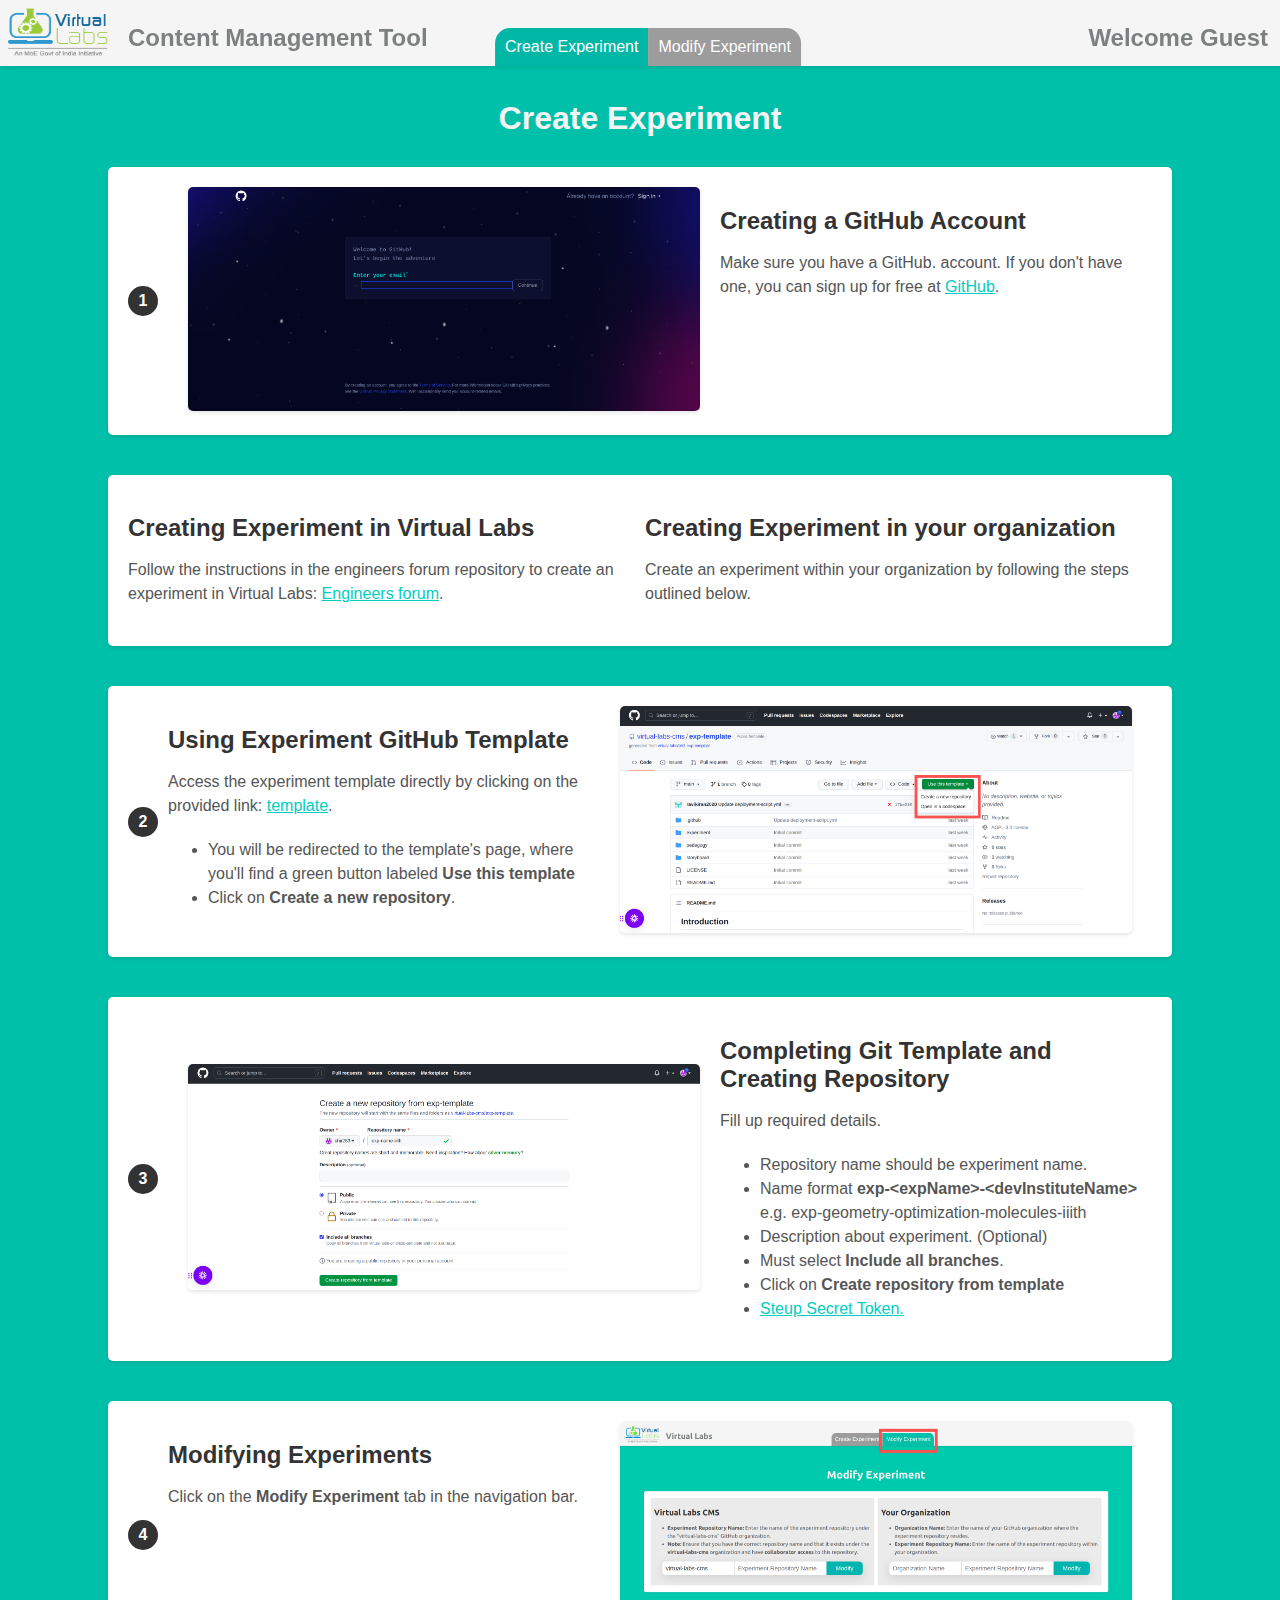
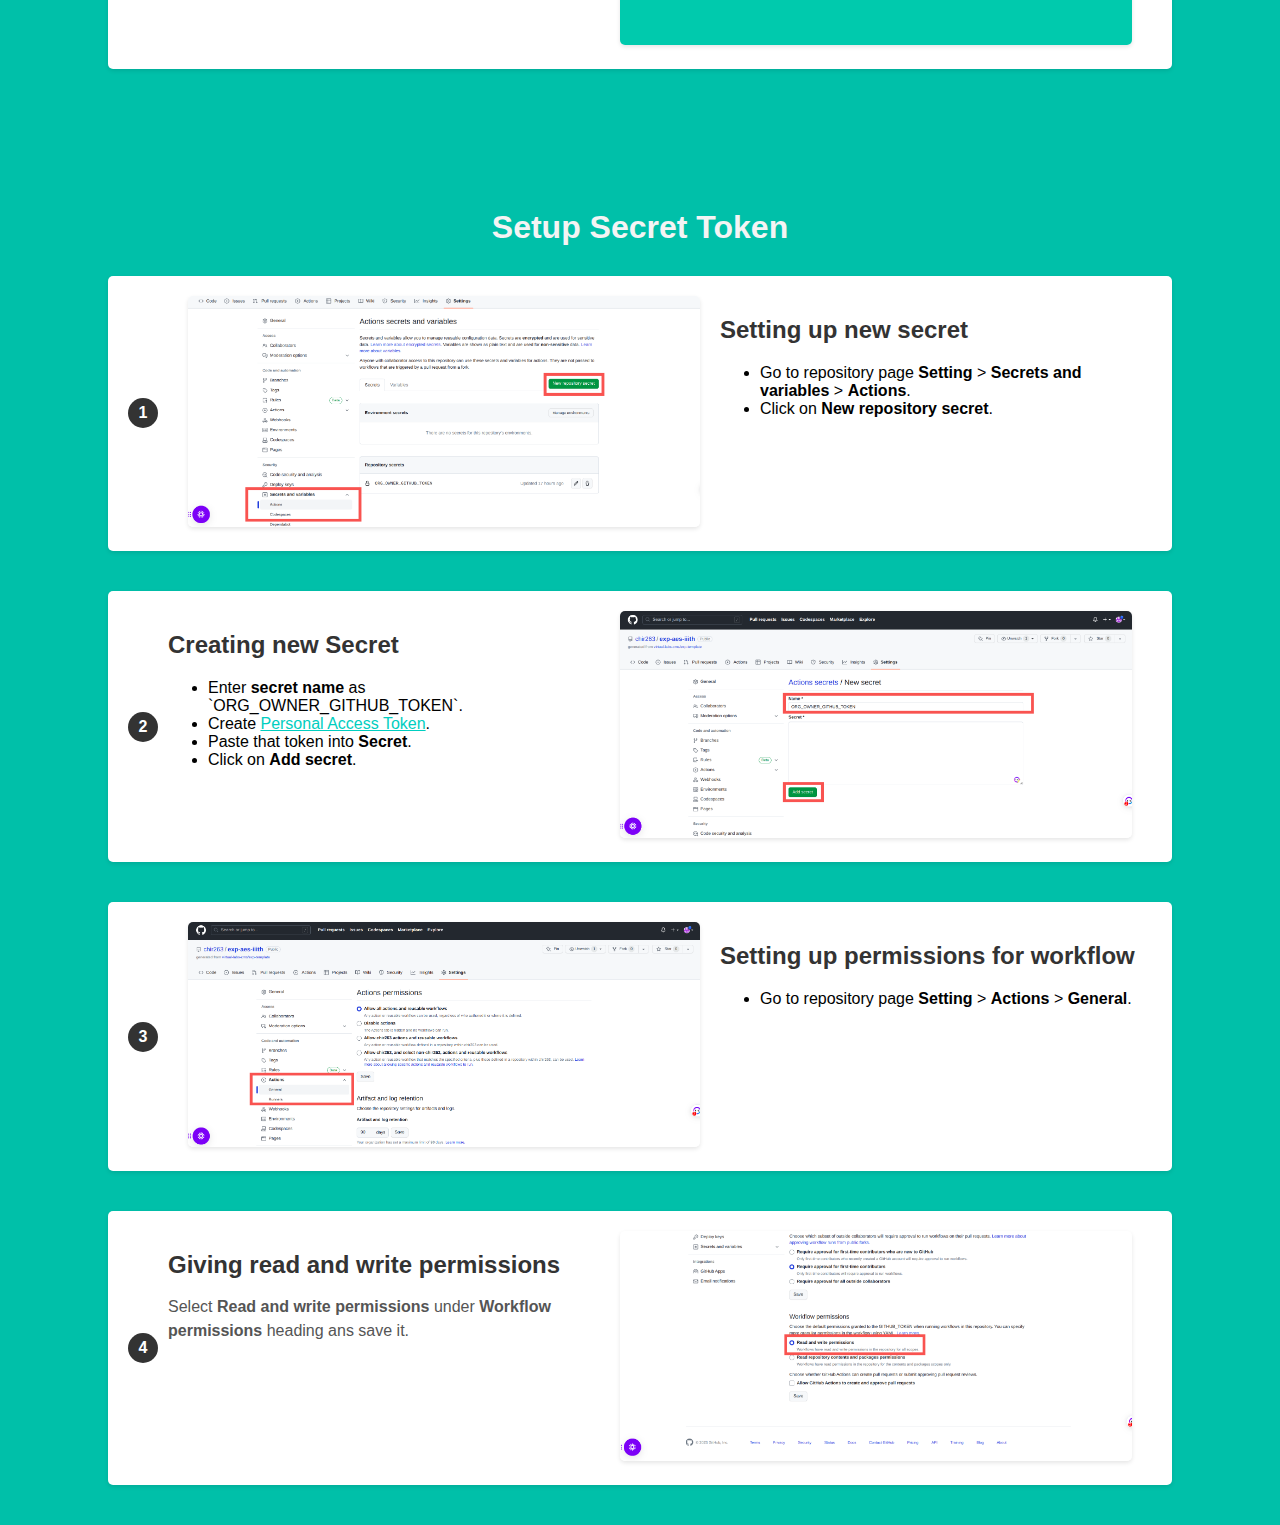
<file: index.html>
<!DOCTYPE html>
<html>
  <head>
    <title>Virtual Labs - Content Management Tool</title>
    <link rel="stylesheet" href="./css/style.css" />
    <link
      rel="icon"
      type="image/png"
      sizes="16x16"
      href="./images/favicon.ico"
    />
    <script>
      function switchTab(tab) {
        const tabSections = document.getElementsByClassName("tab-section");
        const tabLinks = document.getElementsByClassName("nav-link");

        for (let i = 0; i < tabSections.length; i++) {
          tabSections[i].classList.remove("active");
        }

        for (let i = 0; i < tabLinks.length; i++) {
          tabLinks[i].classList.remove("active");
        }

        const selectedTabSection = document.getElementById(tab + "Section");
        const selectedTabLink = document.querySelector(`#${tab}`);
        console.log(selectedTabLink, selectedTabSection);
        if (selectedTabSection && selectedTabLink) {
          selectedTabSection.classList.add("active");
          selectedTabLink.classList.add("active");
        }
      }
    </script>
  </head>
  <body>
    <header>
      <img
        src="./images/download.png"
        width="100px"
        height="50px"
        style="float: left"
      />
      <h1 class="title">Content Management Tool</h1>
      <h1 id="user">Welcome Guest</h1>
      <script>
        let user_name =
      JSON.parse(localStorage.getItem("netlify-cms-user"))?.login ;
        if (user_name){
          document.getElementById('user').innerHTML = `Hi, ${user_name}`;
        }
      </script>
      <nav class="nav">
        <div class="nav-item">
          <button
            class="nav-link active"
            id="create"
            onclick="switchTab('create')"
            style="margin-right: 0; border-top-left-radius: 15px"
          >
            Create Experiment
          </button>
        </div>
        <div class="nav-item">
          <button
            class="nav-link"
            id="modify"
            onclick="switchTab('modify')"
            style="margin-left: 0; border-top-right-radius: 15px"
          >
            Modify Experiment
          </button>
        </div>
      </nav>
    </header>
    <main>
      <section id="createSection" class="tab-section active">
        <h1>Create Experiment</h1>

        <div class="step">
          <div class="step-number">1</div>
          <div class="step-image">
            <img src="./images/step-1.png" alt="Creating a GitHub Account" class="myImg" />
          </div>
          <div class="step-description">
            <h2 class="step-title">Creating a GitHub Account</h2>
            <p class="step-text">
              Make sure you have a GitHub. account. If you don't have one, you
              can sign up for free at
              <a href="https://github.com/signup" target="_blank">GitHub</a>.
            </p>
          </div>
        </div>


        <div class="step">
          <div class="step-description" style="padding-right: 10px;">
            <h2 class="step-title">Creating Experiment in Virtual Labs</h2>
            <p class="step-text">
              Follow the instructions in the engineers forum repository to create an experiment in Virtual Labs:
              <a
                href="https://github.com/virtual-labs-cms/engineers-forum"
                target="_blank"
                >Engineers forum</a
              >.
              
            </p>
          </div>
          
          <div class="step-description">
            <h2 class="step-title">Creating Experiment in your organization</h2>
            <p class="step-text">
              Create an experiment within your organization by following the steps outlined below.
              
            </p>
          </div>
        </div>

        <div class="step">
          <div class="step-number">2</div>
          <div class="step-description">
            <h2 class="step-title">Using Experiment GitHub Template</h2>
            <p class="step-text">
              Access the experiment template directly by clicking on the
              provided link:
              <a
                href="https://github.com/virtual-labs-cms/exp-template"
                target="_blank"
                >template</a
              >.
              <ul class="step-text">
                <li>You will be redirected to the template's page, where you'll
              find a green button labeled <b>Use this template</b></li>
              
              <li>
              Click on <b>Create a new repository</b>.
              </li>
              </ul>
            </p>
          </div>
          <div class="step-image">
            <img src="./images/step-2.png" alt="Using Experiment GitHub Template" class="myImg" />
          </div>
          
        </div>

        <div class="step">
          <div class="step-number">3</div>
          <div class="step-image">
            <img src="./images/step-3.png" alt="Completing Git Template and Creating Repository" class="myImg"/>
          </div>
          <div class="step-description">
            <h2 class="step-title">Completing Git Template and Creating Repository</h2>
            <p class="step-text">
              Fill up required details.
              <ul class="step-text">
                <li>Repository name should be experiment name. </li>
                  <li>Name format <b>exp-&lt;expName&gt;-&lt;devInstituteName&gt;</b> e.g. exp-geometry-optimization-molecules-iiith</li>
              <li>
                Description about experiment. (Optional)
              </li>
              <li>
              Must select <b>Include all branches</b>.
              </li>
              <li>
                Click on <b>Create repository from template</b>
              </li>
              <li>
               <a href="#secret">Steup Secret Token.</a>
              </li>
              </ul>
            </p>
          </div>
        </div>
         <div class="step">
          <div class="step-number">4</div>
          
          <div class="step-description">
            <h2 class="step-title">Modifying Experiments</h2>
            <p class="step-text">
              Click on the <b>Modify Experiment</b> tab in the navigation bar.
            </p>
          </div>
          <div class="step-image">
            <img src="./images/step-5.png" alt="Modifying Experiments" class="myImg"/>
          </div>
        </div>


        <h1  id="secret" style="padding-top: 100px;" >Setup Secret Token</h1>

        <div class="step">
          <div class="step-number">1</div>
          <div class="step-image">
            <img src="./images/sec-1.png" alt="Creating a GitHub Account" class="myImg" />
          </div>
          <div class="step-description">
            <h2 class="step-title">Setting up new secret</h2>
            <p class="step-text">
              <ul>
                <li>Go to repository page <b>Setting</b> > <b>Secrets and variables</b> > <b>Actions</b>.</li>
                <li>Click on <b>New repository secret</b>.</li>
              </ul>
            </p>
          </div>
        </div>

        <div class="step">
          <div class="step-number">2</div>
          <div class="step-description">
            <h2 class="step-title">Creating new Secret</h2>
            <p class="step-text">
              <ul>
                <li>Enter <b>secret name</b> as `ORG_OWNER_GITHUB_TOKEN`.</li>
                <li>Create <a href="https://docs.github.com/en/enterprise-server@3.4/authentication/keeping-your-account-and-data-secure/managing-your-personal-access-tokens">Personal Access Token</a>.</li>
                <li>Paste that token into <b>Secret</b>.</li>
                <li>Click on  <b>Add secret</b>.</li>
              
              </ul>
            </p>
          </div>
          <div class="step-image">
            <img src="./images/sec-2.png" alt="Using Experiment GitHub Template" class="myImg" />
          </div>
          
        </div>

        <div class="step">
          <div class="step-number">3</div>
          <div class="step-image">
            <img src="./images/sec-3.png" alt="Completing Git Template and Creating Repository" class="myImg"/>
          </div>
          <div class="step-description">
            <h2 class="step-title">Setting up permissions for workflow</h2>
            <p class="step-text">
              <ul>
                <li>Go to repository page <b>Setting</b> > <b>Actions</b> > <b>General</b>.</li>
              </ul>
            </p>
          </div>
        </div>
         <div class="step">
          <div class="step-number">4</div>
          
          <div class="step-description">
            <h2 class="step-title">Giving read and write permissions</h2>
            <p class="step-text">
              Select <b>Read and write permissions</b> under <b>Workflow permissions</b> heading ans save it.
            </p>
          </div>
          <div class="step-image">
            <img src="./images/sec-4.png" alt="Modifying Experiments" class="myImg"/>
          </div>
        </div>
      </section>

      <section id="modifySection" class="tab-section">
        <h1>Modify Experiment</h1>

        <div class="step" style="width: 90%;">
          <div class="step-description"  style="background-color: #ebebeb;padding: 10px;border-radius: 5px;">
            <h2 class="step-title">Virtual Labs CMS</h2>
            <p class="step-text">
              <ul class="step-text">
                <li>
                <b>Experiment Repository Name:</b> Enter the name of the experiment repository under the "virtual-labs-cms" GitHub organization. 
                </li>
                <li>
                <b>Note:</b> Ensure that you have the correct repository name and that it exists under the <b>virtual-labs-cms</b> organization and have <b>collaborator access</b> to this repository.
                </li>
              </ul>
              
              <div class="form-section">
                <form id="cmsForm">
                  <input
                    type="text"
                    id="nameInput"
                    placeholder="Organization Name"
                    autocomplete="off"
                    value="virtual-labs-cms"
                    disabled="true"
                    required
                  />
                  <input
                    type="text"
                    id="vlab-inp-rep"
                    placeholder="Experiment Repository Name"
                    autocomplete="off"
                    required
                  />
                  <button type="submit">Modify</button>
                </form>
              </div>
            </p>
          </div>
          <div style="width: 10px;"></div>
          <div class="step-description" style="background-color: #ebebeb;padding: 10px;border-radius: 5px;">
            <h2 class="step-title">Your Organization</h2>
            <p class="step-text">
              <ul class="step-text">
                <li><b>Organization Name:</b> Enter the name of your GitHub organization where the experiment repository resides.</li>
              <li>
              <b>Experiment Repository Name:</b> Enter the name of the experiment repository within your organization.
              </li>
              </ul>
              <div class="form-section">
                <form id="userForm">
                  <input
                    type="text"
                    id="user-inp-org"
                    placeholder="Organization Name"
                    autocomplete="off"
                    required
                  />
                  <input
                    type="text"
                    id="user-inp-rep"
                    placeholder="Experiment Repository Name"
                    autocomplete="off"
                    required
                  />
                  <button type="submit">Modify</button>
                </form>
              </div>
            </p>
          </div>
        </div>
        <div class="step">
          <!-- <div class="step-number">4</div> -->
          
          <div class="step-description">
            <h2 class="step-title">Accessing Experiment Editing Page via Authentication</h2>
            <p class="step-text">
              <ul class="step-text">
                <li>
              Fill up required details.
                </li>
                  <li>Submit the above form.</li>
                  <li>You will be redirected to an authentication page.</li>
                  <li>If you are not already logged in, look for the <b>Login with GitHub</b> option.</li>
                  <li>Click on <b>Login with GitHub</b> to authenticate yourself.</li>
                  <li>Once authenticated, you will be redirected to the experiment editing page.</li>
              </ul>
            </p>
          </div>
          <div class="step-image">
            <img src="./images/step-4.png" alt="Accessing Experiment Editing Page via Authentication" class="myImg"/>
          </div>
        </div>
        <div class="step">
           <div class="step-image">
            <img src="./images/step-6.png" alt="Accessing Experiment Editing Page via Authentication" class="myImg"/>
          </div>
          <div class="step-description">
            <h2 class="step-title">Navigation Buttons on Experiment Editing Page</h2>
            <p class="step-text">
              The experiment editing page will always contain two fixed buttons located at the bottom right corner:
              <ul class="step-text">

              <li>   <b>Information Button:</b> To access the help manual or additional information, click on the "i" icon. This button will open the help manual, providing guidance and assistance related to the experiment editing process.</li>  
              <li>   <b>Deployment Button:</b> To redirect the user to the deployment link for experiment. This will be updated after each change. It may take 1-2 minutes to update site.</li>  
                <li><b>Home Button:</b> To redirect the user to the landing page, click on the "Home" icon. This will take you back to the main page or starting point of the application.</li>  
              
            </ul>
              Please utilize these buttons as needed for seamless navigation and accessing helpful resources during your editing experience.
            </p>
          </div>
        </div>
      </section>
      
    </main>
    <div id="myModal" class="modal">
      <span class="close">&times;</span>
      <img class="modal-content" id="img01">
      <div id="caption"></div>
    </div>
    <script src="./js/script.js"></script>
  </body>
</html>


<!-- Failed to persist entry: API_ERROR: Although you appear to have the correct authorization
  credentials, the `virtual-labs-cms` organization has enabled OAuth App access restrictions,
  meaning that data access to third-parties is limited. For more information on these
  restrictions, including how to enable this app,
  visit https://docs.github.com/articles/restricting-access-to-your-organization-s-data/ -->
</file>
<file: css/style.css>
/* General styles */
::-webkit-scrollbar {
    width: 4px;
    height: 3px;
}

::-webkit-scrollbar-track {
    border-radius: 10px;
    background-color: transparent;
}

::-webkit-scrollbar-thumb {
    border-radius: 10px;
    background: #7d8081;

    &:hover {
        background: #acadad;
    }
}

nav {
    font-size: 0;
}

nav>div {
    display: inline-block;
    font-size: 16px;
    /* Set your desired font size for the div elements */
}

body {
    margin: 0;
    padding: 0;
    background-color: rgb(0, 192, 169);
    font-family: -apple-system, BlinkMacSystemFont, "Segoe UI", "Roboto",
        "Oxygen", "Ubuntu", "Cantarell", "Fira Sans", "Droid Sans",
        "Helvetica Neue", sans-serif;
    scroll-behavior: smooth;
}

html {
    scroll-behavior: smooth;
}

/* Navigation bar styles */

header {
    position: fixed;
    top: 0;
    left: 0;
    width: 100%;
    background-color: #f5f5f5;
    color: #fff;
    padding: 8px;
    text-align: center;
    z-index: 100;
    margin-bottom: 0;
    /* padding-bottom: 0px; */
    box-shadow: 0 2px 4px rgba(0, 0, 0, 0.1);
}

.title {
    font-size: 24px;
    font-weight: bold;
    color: #7d8081;
    position: absolute;
    margin-left: 120px;
}

#user {
    float: right;
    position: relative;
    right: 20px;
    margin-left: auto;
    margin-bottom: 0;
    font-size: 24px;
    font-weight: bold;
    color: #7d8081;
}

.nav {
    margin-top: 20px;
    position: absolute;
    left: 50%;
    transform: translateX(-50%);
}

.nav-item {
    display: inline-block;
    margin-right: 0px;
    padding: 0;
}

.nav-link {
    background-color: #9c9c9c;
    border: none;
    color: #fff;
    cursor: pointer;
    font-size: 16px;
    padding: 10px;
}

.nav-link:hover {
    background-color: #969595;
}

.nav-link.active {
    background-color: #00b7a5;
}

.nav-link.active:hover {
    background-color: #259b97;
}

/* Content styles */

main {
    margin-top: 100px;
    padding: 0;
}

h1 {
    font-size: 32px;
    margin-bottom: 20px;
}

p {
    font-size: 18px;
    line-height: 1.5;
    margin-bottom: 20px;
}

.button {
    padding: 10px 20px;
    background-color: #259b97;
    color: #fff;
    border: none;
    border-radius: 4px;
    font-size: 18px;
    cursor: pointer;
}

.button:hover {
    background-color: #207a7a;
}

.tab-section {
    display: none;
}

.tab-section.active {
    display: block;
}

a {
    color: #00cec0;
}

#createSection {
    text-align: center;
}

#modifySection {
    text-align: center;
}

#createSection>div {
    margin-left: auto;
    margin-right: auto;
    text-align: left;
}

#modifySection>div {
    margin-left: auto;
    margin-right: auto;
    text-align: left;
}

h1 {
    text-align: center;
    margin-bottom: 30px;
    color: #f4f4f4;
}

.step {
    display: flex;
    width: 80%;
    align-items: center;
    margin-bottom: 40px;
    background-color: #fff;
    border-radius: 5px;
    box-shadow: 0 2px 4px rgba(0, 0, 0, 0.1);
    padding: 20px;
    transition: transform 0.3s;
    cursor: default;
}

.step:hover {
    transform: scale(1.02);
    box-shadow: 0 4px 8px rgba(0, 0, 0, 0.1);
}

.step-image {
    flex: 0 0 50%;
    margin-right: 20px;
    margin-left: 20px;
    position: relative;
    cursor: pointer;
}

.step-image:before {
    content: "";
    position: absolute;
    top: -10px;
    left: -10px;
    right: -10px;
    bottom: -10px;
    /* border: 2px solid #aaa; */
    border-radius: 10px;
}

.step-image img {
    width: 100%;
    height: auto;
    border-radius: 5px;
    box-shadow: 0 2px 4px rgba(0, 0, 0, 0.1);
    position: relative;
    z-index: 1;
}

.step-description {
    flex: 1;
    align-self: flex-start;
}

.step-title {
    font-size: 24px;
    margin-bottom: 10px;
    color: #333;
}

.step-text {
    font-size: 16px;
    line-height: 1.5;
    color: #555;
}

.step-number {
    display: inline-block;
    width: 30px;
    height: 30px;
    background-color: #333;
    color: #fff;
    font-size: 16px;
    font-weight: bold;
    border-radius: 50%;
    text-align: center;
    line-height: 30px;
    margin-right: 10px;
}

.form-section {
    display: flex;
    align-items: center;
    justify-content: center;
    text-align: center;
    background-color: transparent;
}

.form-section form {
    display: flex;
    flex-direction: row;
    align-items: center;
    justify-content: center;
    flex-wrap: wrap;
    border-radius: 10px;
    box-shadow: rgba(100, 100, 111, 0.2) 0px 7px 29px 0px;
}

#cmsForm,
#userForm {
    display: flex;
    flex-wrap: wrap;
    align-items: center;
}

#cmsForm #nameInput,
#userForm #user-inp-org {
    width: 30%;
    border-top-left-radius: 10px;
    border-bottom-left-radius: 10px;
    border-right: 2px solid #ececec;
}

#cmsForm #vlab-inp-rep,
#userForm #user-inp-rep {
    width: 40%;
}

@media (max-width: 768px) {
    #cmsForm input[type="text"] {
        width: 100%;
    }

    #cmsForm #nameInput {
        margin-bottom: 10px;
    }

    #cmsForm button {
        width: 100%;
    }
}

.form-section input[type="text"] {
    padding: 10px;
    margin-right: 0;
    border: none;
    background-color: white;
    color: #3f3f3f;
    transition: background-color 0.3s ease;
    width: 30%;
    font-size: 18px;
    flex-grow: 1;
    border-right: none;
}

.form-section input[type="text"]:hover {
    cursor: default;
}

.form-section input[type="text"]:focus {
    background-color: #d0d0d1;
    outline: none;
}

.form-section button[type="submit"] {
    padding: 10px 20px;
    background-color: #2bafab;
    border: none;
    color: #ffffff;
    transition: background-color 0.3s ease;
    flex-grow: 1;
    border-radius: 0;
    font-size: 18px;
    border-top-right-radius: 10px;
    border-bottom-right-radius: 10px;
    width: 20%;
}

.form-section button[type="submit"]:hover {
    background-color: #0f968f;
    cursor: pointer;
}

.form-section button[type="submit"]:active {
    background-color: #076760;
}


.step-image {
    border-radius: 5px;
    cursor: pointer;
    transition: 0.3s;
}

.step-image:hover {
    opacity: 0.7;
}

/* The Modal (background) */
.modal {
    display: none;
    /* Hidden by default */
    position: fixed;
    /* Stay in place */
    z-index: 1000;
    /* Sit on top */
    padding-top: 100px;
    /* Location of the box */
    left: 0;
    top: 0;
    width: 100%;
    /* Full width */
    height: 100%;
    /* Full height */
    overflow: auto;
    /* Enable scroll if needed */
    background-color: rgb(0, 0, 0);
    /* Fallback color */
    background-color: rgba(0, 0, 0, 0.9);
    /* Black w/ opacity */
    overflow: hidden;
}

/* Modal Content (image) */
.modal-content {
    margin: auto;
    display: block;
    width: 80%;
    /* max-width: 700px; */
}

/* Caption of Modal Image */
#caption {
    margin: auto;
    display: block;
    width: 80%;
    max-width: 700px;
    text-align: center;
    color: #ccc;
    padding: 10px 0;
    height: 150px;
}

/* Add Animation */
.modal-content,
#caption {
    -webkit-animation-name: zoom;
    -webkit-animation-duration: 0.6s;
    animation-name: zoom;
    animation-duration: 0.6s;
}

@-webkit-keyframes zoom {
    from {
        -webkit-transform: scale(0)
    }

    to {
        -webkit-transform: scale(1)
    }
}

@keyframes zoom {
    from {
        transform: scale(0)
    }

    to {
        transform: scale(1)
    }
}

/* The Close Button */
.close {
    position: absolute;
    top: 15px;
    right: 35px;
    color: #f1f1f1;
    font-size: 40px;
    font-weight: bold;
    transition: 0.3s;
}

.close:hover,
.close:focus {
    color: #bbb;
    text-decoration: none;
    cursor: pointer;
}

/* 100% Image Width on Smaller Screens */
@media only screen and (max-width: 700px) {
    .modal-content {
        width: 100%;
    }
}
</file>
